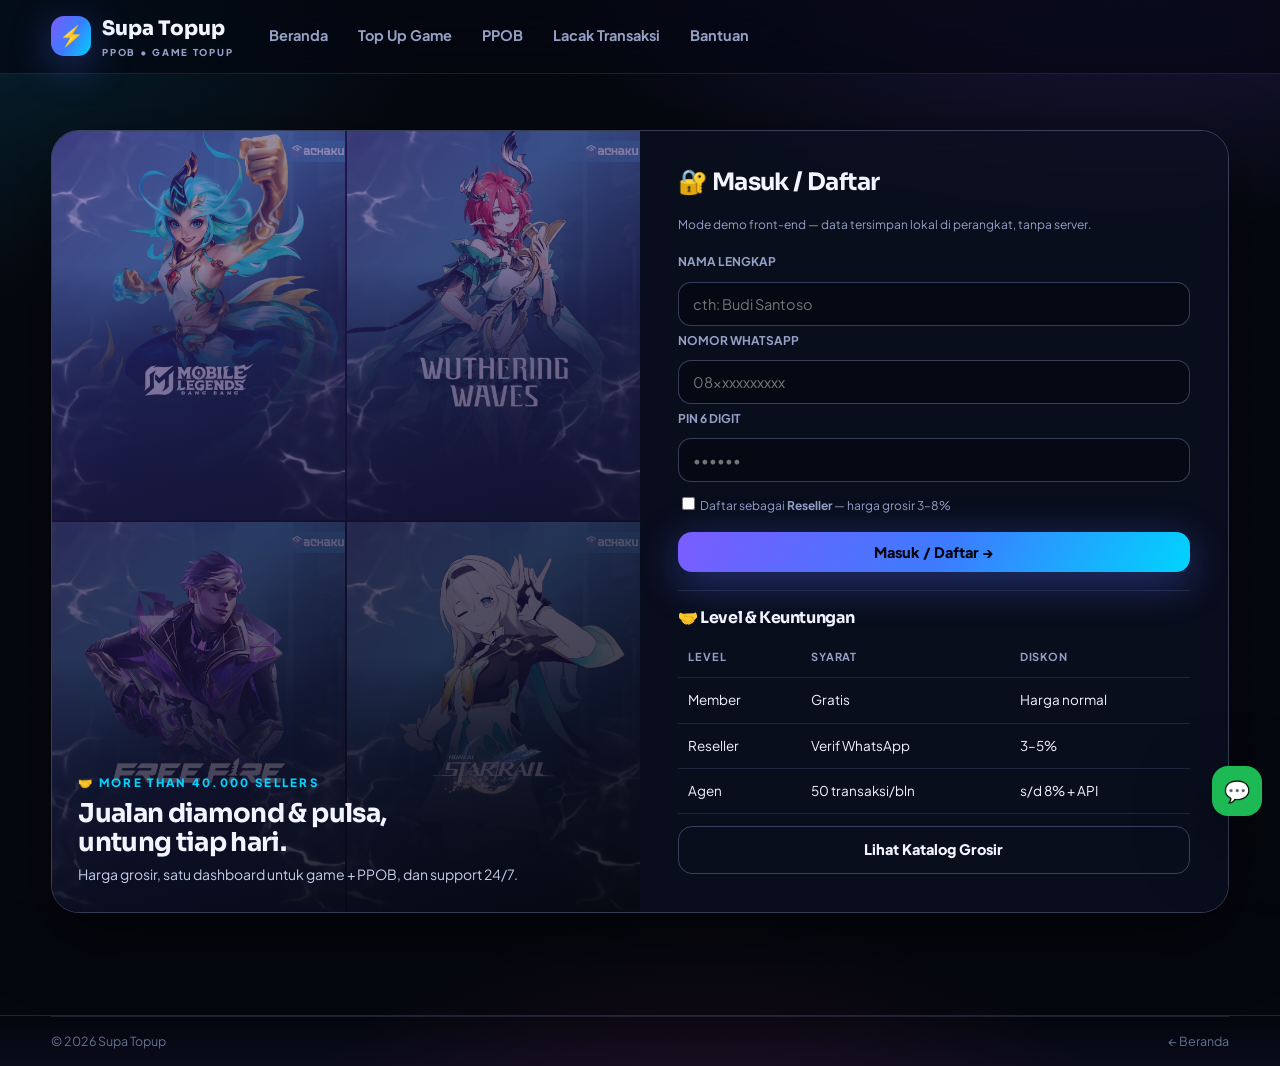
<file: auth.html>
<!doctype html>
<html lang="id">
<head>
<meta charset="utf-8"><meta name="viewport" content="width=device-width,initial-scale=1">
<title>Masuk / Daftar Reseller | Supa Topup</title>
<meta name="description" content="Masuk atau daftar gratis Supa Topup. Upgrade ke Reseller: harga grosir 3–8%, dashboard, API, tanpa deposit.">
<meta name="theme-color" content="#05070f">
<link rel="canonical" href="https://supatopup.id/auth.html">
<meta property="og:image" content="img/wuwa.jpg">
<link rel="icon" href="data:image/svg+xml,<svg xmlns='http://www.w3.org/2000/svg' viewBox='0 0 100 100'><rect width='100' height='100' rx='22' fill='%237b5cff'/><text x='50' y='68' font-size='52' text-anchor='middle'>👤</text></svg>">
<link rel="preconnect" href="https://fonts.googleapis.com"><link rel="preconnect" href="https://fonts.gstatic.com" crossorigin>
<link href="https://fonts.googleapis.com/css2?family=Plus+Jakarta+Sans:wght@400;600;700;800&family=Sora:wght@600;700;800&display=swap" rel="stylesheet">
<link rel="stylesheet" href="css/style.css">
<script type="importmap">{"imports":{"three":"https://cdn.jsdelivr.net/npm/three@0.169.0/build/three.module.js"}}</script>
<script src="js/data.js"></script>
<script type="module" src="js/fx.js"></script>
<script src="js/main.js" defer></script>
</head>
<body>
<a class="skip" href="#main">Lewati ke konten</a>
<header class="header"><div class="container nav">
<a class="logo" href="index.html"><span class="logo-mark">⚡</span><span>Supa Topup<small>PPOB • GAME TOPUP</small></span></a>
<nav class="nav-links" id="navLinks" aria-label="Navigasi utama">
<a href="index.html">Beranda</a><a href="topup.html">Top Up Game</a><a href="produk.html">PPOB</a><a href="lacak.html">Lacak Transaksi</a><a href="bantuan.html">Bantuan</a>
</nav>
<div class="nav-cta"><button class="hamburger" id="menuBtn" aria-label="Buka menu">☰</button></div>
</div></header>

<main id="main" class="container"><section class="section">
<div class="auth">
  <div class="auth-art">
    <div class="grid4" aria-hidden="true">
      <img src="img/ml.jpg" alt="" width="270" height="338"><img src="img/wuwa.jpg" alt="" width="270" height="338">
      <img src="img/ff.jpg" alt="" width="270" height="338"><img src="img/hsrr.jpg" alt="" width="270" height="338">
    </div>
    <div class="cap"><p class="eyebrow" style="margin:0 0 6px">🤝 MORE THAN 40.000 SELLERS</p>
    <h2 style="margin:0 0 6px;font-size:26px">Jualan diamond & pulsa,<br>untung tiap hari.</h2>
    <p style="margin:0;color:#c3cde8;font-size:14px">Harga grosir, satu dashboard untuk game + PPOB, dan support 24/7.</p></div>
  </div>

  <div class="auth-form">
    <h2 style="margin-top:0">🔐 Masuk / Daftar</h2>
    <p class="hint">Mode demo front-end — data tersimpan lokal di perangkat, tanpa server.</p>
    <form onsubmit="return authSubmit(event)" novalidate>
      <label class="hint"><b>NAMA LENGKAP</b></label><input class="field" id="aName" placeholder="cth: Budi Santoso" required autocomplete="name">
      <label class="hint"><b>NOMOR WHATSAPP</b></label><input class="field" id="aPhone" placeholder="08xxxxxxxxxx" required inputmode="numeric" pattern="0[0-9]{9,14}" autocomplete="tel">
      <label class="hint"><b>PIN 6 DIGIT</b></label><input class="field" id="aPin" type="password" inputmode="numeric" placeholder="••••••" required pattern="[0-9]{6}" autocomplete="new-password">
      <label class="hint" style="margin-top:12px;display:block"><input type="checkbox" id="aReseller"> Daftar sebagai <b>Reseller</b> — harga grosir 3–8%</label>
      <button class="btn btn-primary btn-block" type="submit" style="margin-top:16px">Masuk / Daftar →</button>
    </form>
    <p class="hint" id="authInfo" role="status"></p>
    <hr style="border:0;border-top:1px solid var(--line);margin:18px 0">
    <h3 id="reseller" style="margin:0 0 10px;font-size:16px">🤝 Level &amp; Keuntungan</h3>
    <table class="table"><thead><tr><th>Level</th><th>Syarat</th><th>Diskon</th></tr></thead>
    <tbody><tr><td>Member</td><td>Gratis</td><td>Harga normal</td></tr>
    <tr><td>Reseller</td><td>Verif WhatsApp</td><td>3–5%</td></tr>
    <tr><td>Agen</td><td>50 transaksi/bln</td><td>s/d 8% + API</td></tr></tbody></table>
    <a class="btn btn-ghost btn-block" href="produk.html" style="margin-top:12px">Lihat Katalog Grosir</a>
  </div>
</div>
</section></main>

<footer><div class="copy container"><span>© <span id="year"></span> Supa Topup</span><span><a href="index.html">← Beranda</a></span></div></footer>
<div id="toast" aria-live="polite"></div>
</body>
</html>
</file>
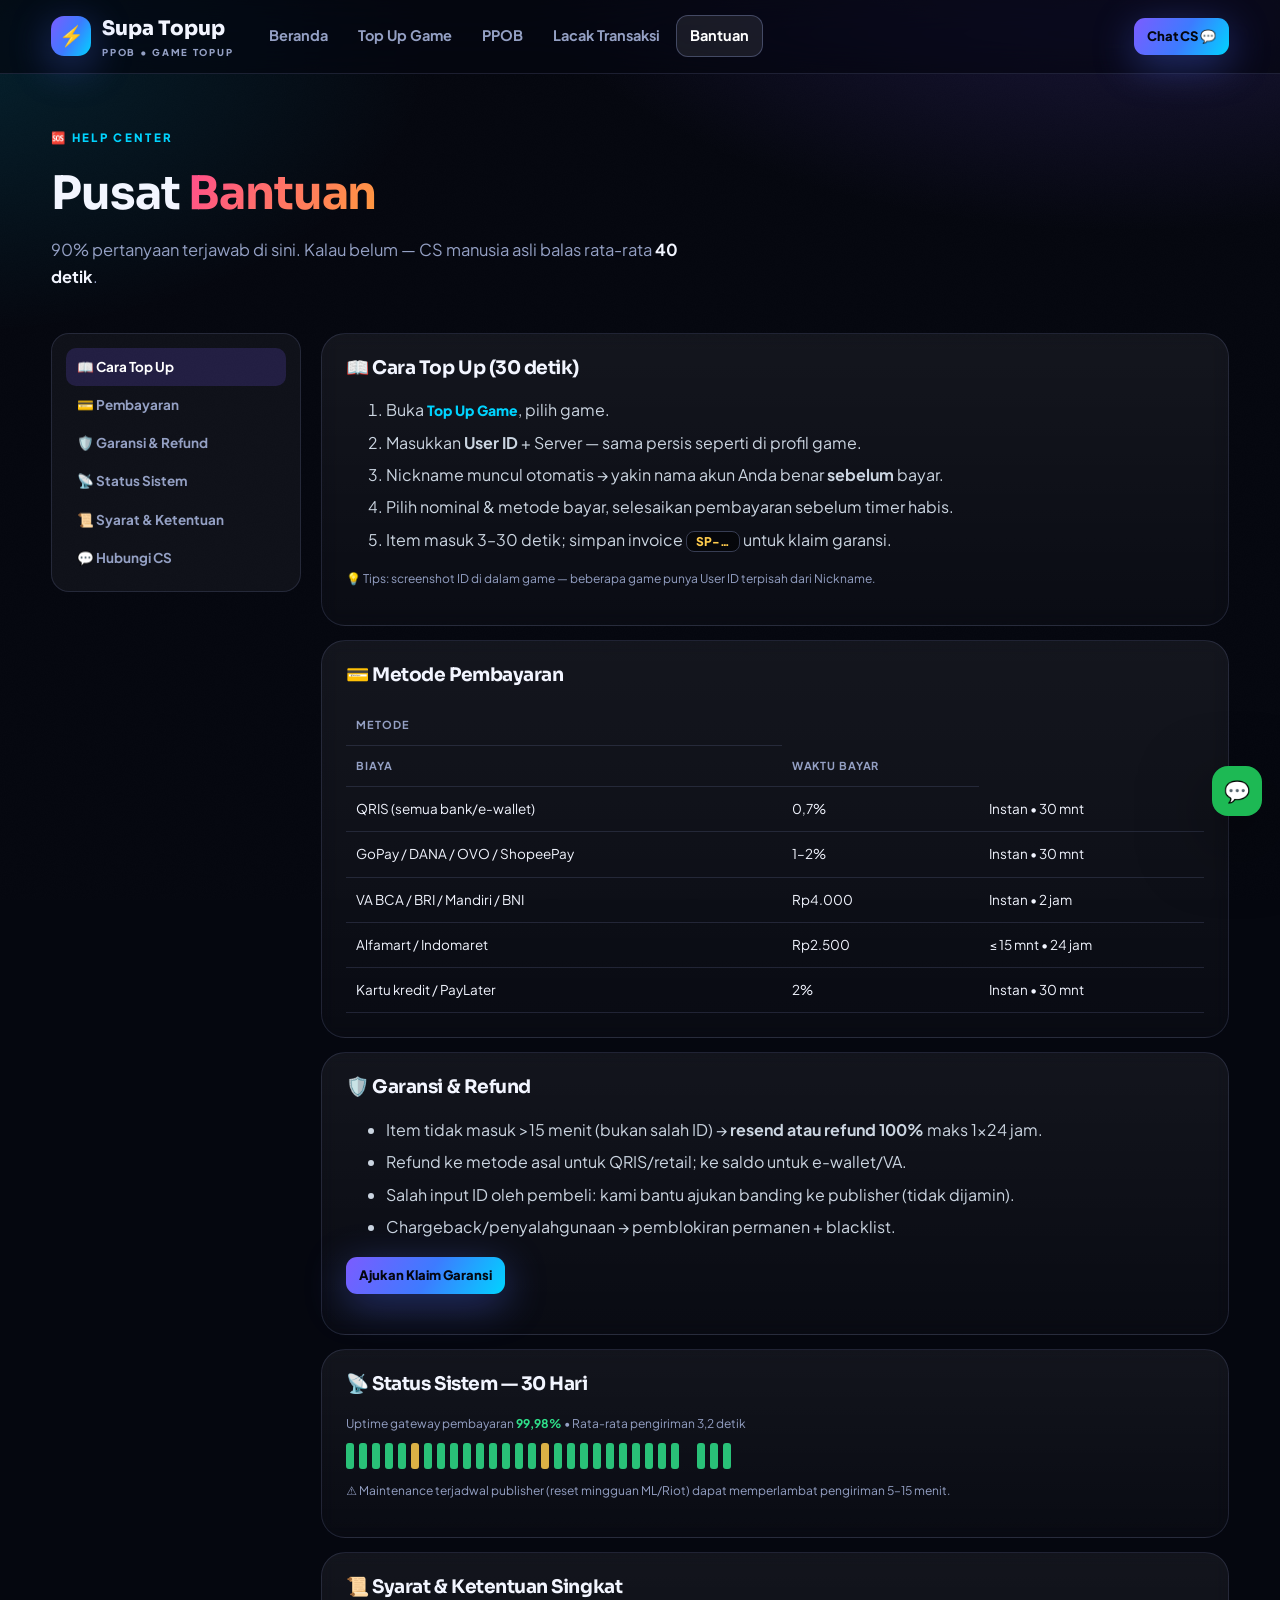
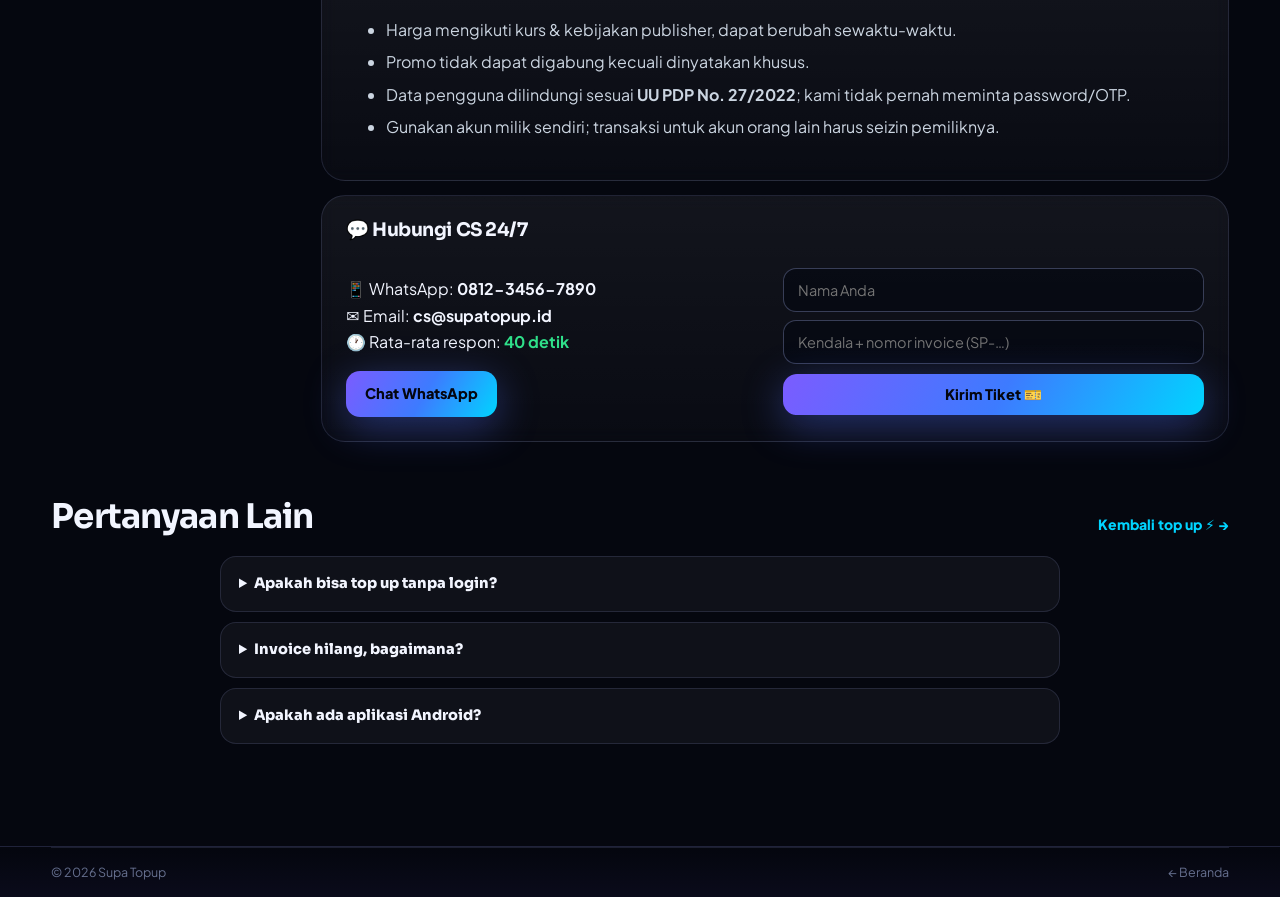
<file: bantuan.html>
<!doctype html>
<html lang="id">
<head>
<meta charset="utf-8"><meta name="viewport" content="width=device-width,initial-scale=1">
<title>Pusat Bantuan, FAQ &amp; Refund | Supa Topup</title>
<meta name="description" content="Pusat bantuan Supa Topup: cara top up, cek nickname, metode bayar, kebijakan refund/garansi, kontak CS 24/7, dan status sistem.">
<meta name="theme-color" content="#05070f">
<link rel="canonical" href="https://supatopup.id/bantuan.html">
<link rel="icon" href="data:image/svg+xml,<svg xmlns='http://www.w3.org/2000/svg' viewBox='0 0 100 100'><rect width='100' height='100' rx='22' fill='%237b5cff'/><text x='50' y='68' font-size='52' text-anchor='middle'>🆘</text></svg>">
<link rel="preconnect" href="https://fonts.googleapis.com"><link rel="preconnect" href="https://fonts.gstatic.com" crossorigin>
<link href="https://fonts.googleapis.com/css2?family=Plus+Jakarta+Sans:wght@400;600;700;800&family=Sora:wght@600;700;800&display=swap" rel="stylesheet">
<link rel="stylesheet" href="css/style.css">
<script type="importmap">{"imports":{"three":"https://cdn.jsdelivr.net/npm/three@0.169.0/build/three.module.js"}}</script>
<script src="js/data.js"></script>
<script src="js/main.js" defer></script>
</head>
<body>
<a class="skip" href="#main">Lewati ke konten</a>
<header class="header"><div class="container nav">
<a class="logo" href="index.html"><span class="logo-mark">⚡</span><span>Supa Topup<small>PPOB • GAME TOPUP</small></span></a>
<nav class="nav-links" id="navLinks" aria-label="Navigasi utama">
<a href="index.html">Beranda</a><a href="topup.html">Top Up Game</a><a href="produk.html">PPOB</a><a href="lacak.html">Lacak Transaksi</a><a href="bantuan.html" class="active">Bantuan</a>
</nav>
<div class="nav-cta"><a class="btn btn-primary btn-sm" href="#kontak">Chat CS 💬</a><button class="hamburger" id="menuBtn" aria-label="Buka menu">☰</button></div>
</div></header>

<main id="main">
<section class="pagehead container">
  <p class="eyebrow">🆘 HELP CENTER</p>
  <h1 style="font-size:clamp(30px,4.6vw,46px);margin:8px 0 6px">Pusat <span class="grad">Bantuan</span></h1>
  <p class="lead">90% pertanyaan terjawab di sini. Kalau belum — CS manusia asli balas rata-rata <b>40 detik</b>.</p>
</section>

<section class="section container" style="padding-top:16px">
<div class="layout-side">
  <aside class="toc" aria-label="Daftar isi bantuan">
    <a href="#cara" class="on">📖 Cara Top Up</a>
    <a href="#bayar">💳 Pembayaran</a>
    <a href="#refund">🛡️ Garansi & Refund</a>
    <a href="#sistem">📡 Status Sistem</a>
    <a href="#sks">📜 Syarat & Ketentuan</a>
    <a href="#kontak">💬 Hubungi CS</a>
  </aside>
  <div>
    <div class="panel" id="cara"><h3 style="margin-top:0">📖 Cara Top Up (30 detik)</h3>
      <ol class="prose"><li>Buka <a class="link" href="topup.html">Top Up Game</a>, pilih game.</li>
      <li>Masukkan <b>User ID</b> + Server — sama persis seperti di profil game.</li>
      <li>Nickname muncul otomatis → yakin nama akun Anda benar <b>sebelum</b> bayar.</li>
      <li>Pilih nominal & metode bayar, selesaikan pembayaran sebelum timer habis.</li>
      <li>Item masuk 3–30 detik; simpan invoice <span class="kbd">SP-…</span> untuk klaim garansi.</li></ol>
      <p class="hint">💡 Tips: screenshot ID di dalam game — beberapa game punya User ID terpisah dari Nickname.</p></div>

    <div class="panel" id="bayar" style="margin-top:14px"><h3 style="margin-top:0">💳 Metode Pembayaran</h3>
      <table class="table"><thead><tr><th>Metode</tr><th>Biaya</th><th>Waktu bayar</th></tr></thead><tbody>
      <tr><td>QRIS (semua bank/e-wallet)</td><td>0,7%</td><td>Instan • 30 mnt</td></tr>
      <tr><td>GoPay / DANA / OVO / ShopeePay</td><td>1–2%</td><td>Instan • 30 mnt</td></tr>
      <tr><td>VA BCA / BRI / Mandiri / BNI</td><td>Rp4.000</td><td>Instan • 2 jam</td></tr>
      <tr><td>Alfamart / Indomaret</td><td>Rp2.500</td><td>≤ 15 mnt • 24 jam</td></tr>
      <tr><td>Kartu kredit / PayLater</td><td>2%</td><td>Instan • 30 mnt</td></tr></tbody></table></div>

    <div class="panel" id="refund" style="margin-top:14px"><h3 style="margin-top:0">🛡️ Garansi & Refund</h3>
      <ul class="prose"><li>Item tidak masuk &gt;15 menit (bukan salah ID) → <b>resend atau refund 100%</b> maks 1×24 jam.</li>
      <li>Refund ke metode asal untuk QRIS/retail; ke saldo untuk e-wallet/VA.</li>
      <li>Salah input ID oleh pembeli: kami bantu ajukan banding ke publisher (tidak dijamin).</li>
      <li>Chargeback/penyalahgunaan → pemblokiran permanen + blacklist.</li></ul>
      <p><a class="btn btn-primary btn-sm" href="#kontak">Ajukan Klaim Garansi</a></p></div>

    <div class="panel" id="sistem" style="margin-top:14px"><h3 style="margin-top:0">📡 Status Sistem — 30 Hari</h3>
      <p class="hint" style="margin:0">Uptime gateway pembayaran <b style="color:var(--green)">99,98%</b> • Rata-rata pengiriman 3,2 detik</p>
      <div class="uptime" aria-label="Grafik uptime 30 hari"><i></i><i></i><i></i><i></i><i></i><i class="warn"></i><i></i><i></i><i></i><i></i><i></i><i></i><i></i><i></i><i></i><i class="warn"></i><i></i><i></i><i></i><i></i><i></i><i></i><i></i><i></i><i></i><i></i><i class="bad"></i><i></i><i></i><i></i></div>
      <p class="hint">⚠️ Maintenance terjadwal publisher (reset mingguan ML/Riot) dapat memperlambat pengiriman 5–15 menit.</p></div>

    <div class="panel" id="sks" style="margin-top:14px"><h3 style="margin-top:0">📜 Syarat & Ketentuan Singkat</h3>
      <ul class="prose"><li>Harga mengikuti kurs & kebijakan publisher, dapat berubah sewaktu-waktu.</li>
      <li>Promo tidak dapat digabung kecuali dinyatakan khusus.</li>
      <li>Data pengguna dilindungi sesuai <b>UU PDP No. 27/2022</b>; kami tidak pernah meminta password/OTP.</li>
      <li>Gunakan akun milik sendiri; transaksi untuk akun orang lain harus seizin pemiliknya.</li></ul></div>

    <div class="panel" id="kontak" style="margin-top:14px"><h3 style="margin-top:0">💬 Hubungi CS 24/7</h3>
      <div class="split"><div>
        <p>📱 WhatsApp: <b>0812-3456-7890</b><br>✉️ Email: <b>cs@supatopup.id</b><br>🕐 Rata-rata respon: <b style="color:var(--green)">40 detik</b></p>
        <a class="btn btn-primary" href="https://wa.me/6281234567890?text=Halo%20CS%20Supa%20Topup" target="_blank" rel="noopener">Chat WhatsApp</a></div>
      <form onsubmit="return csSubmit(event)"><input class="field" id="csName" placeholder="Nama Anda" required autocomplete="name"><input class="field" id="csMsg" placeholder="Kendala + nomor invoice (SP-…)" required><button class="btn btn-primary btn-block" type="submit" style="margin-top:10px">Kirim Tiket 🎫</button></form></div></div>
  </div>
</div>
</section>

<section class="section container" style="padding-top:0">
  <div class="sec-head"><div><h2>Pertanyaan Lain</h2></div><a class="link" href="topup.html">Kembali top up ⚡ →</a></div>
  <div class="faq">
    <details><summary>Apakah bisa top up tanpa login?</summary><p>Benar — hanya butuh User ID. Kami tidak pernah punya akses ke akun Anda.</p></details>
    <details><summary>Invoice hilang, bagaimana?</summary><p>Cek email/WhatsApp yang dipakai saat order, atau buka <a class="link" href="lacak.html">Lacak Transaksi</a> — riwayat perangkat ini otomatis tersimpan.</p></details>
    <details><summary>Apakah ada aplikasi Android?</summary><p>Website ini PWA — bisa dipasang dari menu browser “Install app / Tambahkan ke layar utama”.</p></details>
  </div>
</section>
</main>

<footer><div class="copy container"><span>© <span id="year"></span> Supa Topup</span><span><a href="index.html">← Beranda</a></span></div></footer>
<div id="toast" aria-live="polite"></div>
</body>
</html>
</file>
<file: css/style.css>
/* =========================================================
   Supa Topup — Premium Design System v2
   Dark neon-glass · Sora/Plus Jakarta · Three.js-ready
   ========================================================= */
:root{
  --bg:#05070f; --bg-soft:#0a0f1f; --panel:rgba(255,255,255,.045); --panel-2:rgba(255,255,255,.08);
  --glass:rgba(12,17,35,.72);
  --line:rgba(151,164,220,.16); --line-2:rgba(151,164,220,.34);
  --txt:#f2f5ff; --muted:#94a0c4; --dim:#66708f;
  --brand:#7b5cff; --brand-2:#00d4ff; --hot:#ff4d8d; --gold:#ffcc4d; --green:#2fe08a;
  --grad:linear-gradient(120deg,#7b5cff 0%,#3d7bff 52%,#00d4ff 100%);
  --grad-hot:linear-gradient(120deg,#ff4d8d,#ff9a3d);
  --r-lg:22px; --r-md:16px; --r-sm:12px;
  --shadow:0 24px 70px rgba(0,0,0,.55); --glow:0 10px 40px rgba(79,110,255,.4);
  --font:'Plus Jakarta Sans',system-ui,-apple-system,'Segoe UI',Roboto,sans-serif;
  --fdisp:'Sora','Plus Jakarta Sans',sans-serif;
}
*{box-sizing:border-box}
html{scroll-behavior:smooth}
body{margin:0;font-family:var(--font);color:var(--txt);line-height:1.65;overflow-x:hidden;-webkit-font-smoothing:antialiased;
  background:
   radial-gradient(1100px 620px at 88% -140px,rgba(123,92,255,.26),transparent 60%),
   radial-gradient(900px 520px at -5% 2%,rgba(0,212,255,.13),transparent 55%),
   radial-gradient(760px 520px at 55% 115%,rgba(255,77,141,.10),transparent 60%),
   var(--bg)}
body::before{content:"";position:fixed;inset:0;pointer-events:none;opacity:.45;z-index:0;
  background-image:url("data:image/svg+xml,%3Csvg xmlns='http://www.w3.org/2000/svg' width='140' height='140'%3E%3Cfilter id='n'%3E%3CfeTurbulence type='fractalNoise' baseFrequency='.9' numOctaves='2'/%3E%3CfeColorMatrix values='0 0 0 0 1 0 0 0 0 1 0 0 0 0 1 0 0 0 .03 0'/%3E%3C/filter%3E%3Crect width='140' height='140' filter='url(%23n)'/%3E%3C/svg%3E")}
main,.header,footer{position:relative;z-index:1}
a{color:inherit;text-decoration:none} img{max-width:100%;display:block}
h1,h2,h3{font-family:var(--fdisp);letter-spacing:-.025em;line-height:1.12}
.container{width:min(1220px,92%);margin:0 auto}
:focus-visible{outline:2px solid var(--brand-2);outline-offset:3px;border-radius:6px}
.skip{position:absolute;left:-9999px}.skip:focus{left:12px;top:12px;background:#fff;color:#000;padding:10px 14px;border-radius:10px;z-index:99}

/* ---------- Header ---------- */
.header{position:sticky;top:0;z-index:60;background:rgba(5,7,15,.7);backdrop-filter:blur(18px) saturate(1.5);border-bottom:1px solid var(--line)}
.nav{display:flex;align-items:center;gap:14px;padding:12px 0}
.logo{display:flex;align-items:center;gap:11px;font-family:var(--fdisp);font-weight:800;font-size:20px}
.logo-mark{width:40px;height:40px;border-radius:13px;background:var(--grad);display:grid;place-items:center;font-size:20px;box-shadow:var(--glow);position:relative;overflow:hidden;flex:none}
.logo-mark::after{content:"";position:absolute;inset:0;background:linear-gradient(115deg,transparent 40%,rgba(255,255,255,.55) 50%,transparent 60%);transform:translateX(-120%);animation:shine 3.4s infinite}
@keyframes shine{55%,100%{transform:translateX(120%)}}
.logo small{display:block;font-family:var(--font);font-size:9.5px;color:var(--muted);font-weight:800;letter-spacing:.18em}
.nav-links{display:flex;gap:2px;margin-left:8px}
.nav-links a{padding:9px 14px;border-radius:12px;color:var(--muted);font-weight:700;font-size:14.5px;transition:.18s}
.nav-links a:hover,.nav-links a.active{color:#fff;background:var(--panel-2)}
.nav-links a.active{box-shadow:inset 0 0 0 1px var(--line-2)}
.nav-cta{margin-left:auto;display:flex;gap:10px;align-items:center}
.btn{display:inline-flex;align-items:center;justify-content:center;gap:8px;border:1px solid var(--line-2);background:var(--panel);color:var(--txt);padding:11px 19px;border-radius:14px;font-weight:800;font-size:14.5px;font-family:var(--font);cursor:pointer;transition:.22s;position:relative;overflow:hidden}
.btn:hover{transform:translateY(-2px);border-color:rgba(123,92,255,.7);box-shadow:0 12px 30px rgba(0,0,0,.45)}
.btn:active{transform:translateY(0)}
.btn-primary{background:var(--grad);border:0;color:#04060f;box-shadow:var(--glow)}
.btn-primary:hover{box-shadow:0 16px 46px rgba(79,110,255,.55)}
.btn-hot{background:var(--grad-hot);border:0;color:#1b050d}
.btn-ghost{background:transparent}
.btn-sm{padding:8px 13px;font-size:13px;border-radius:11px}
.btn-block{width:100%}
.hamburger{display:none;background:var(--panel);border:1px solid var(--line);border-radius:12px;color:#fff;font-size:19px;padding:8px 12px;cursor:pointer}

/* ---------- Hero ---------- */
.hero{padding:46px 0 26px;position:relative}
.hero-fx{position:absolute;inset:0;z-index:-1;pointer-events:none}
.hero-fx canvas{width:100%;height:100%;display:block}
.hero-grid{display:grid;grid-template-columns:1.04fr .96fr;gap:34px;align-items:center;min-height:560px}
.eyebrow{display:inline-flex;align-items:center;gap:8px;font-size:11.5px;font-weight:800;letter-spacing:.2em;color:var(--brand-2);text-transform:uppercase}
.badge{display:inline-flex;align-items:center;gap:9px;background:rgba(47,224,138,.07);border:1px solid rgba(47,224,138,.35);padding:8px 14px;border-radius:999px;font-size:12.5px;font-weight:800;color:#a7f3d0}
.badge .dot{width:8px;height:8px;border-radius:50%;background:var(--green);animation:pulse 1.8s infinite}
@keyframes pulse{0%,100%{box-shadow:0 0 0 0 rgba(47,224,138,.45)}55%{box-shadow:0 0 0 9px transparent}}
h1{font-size:clamp(36px,5.2vw,60px);margin:16px 0 14px}
.grad{background:var(--grad-hot);-webkit-background-clip:text;background-clip:text;color:transparent}
.grad-c{background:var(--grad);-webkit-background-clip:text;background-clip:text;color:transparent}
.lead{color:var(--muted);font-size:16.5px;max-width:56ch}.lead b{color:var(--txt)}
.hero-stats{display:flex;gap:12px;margin:22px 0;flex-wrap:wrap}
.stat{background:var(--glass);backdrop-filter:blur(10px);border:1px solid var(--line);border-radius:16px;padding:11px 17px}
.stat b{font-family:var(--fdisp);font-size:20px;display:block}.stat span{font-size:11.5px;color:var(--muted);font-weight:700}
.searchbar{display:flex;background:var(--glass);backdrop-filter:blur(12px);border:1px solid var(--line-2);border-radius:18px;padding:6px;margin-top:16px;max-width:520px}
.searchbar input{flex:1;background:transparent;border:0;color:#fff;padding:13px 15px;font-size:15px;outline:none;font-family:var(--font)}
.trust{display:flex;gap:8px;margin-top:16px;flex-wrap:wrap;font-size:12.5px;color:var(--muted)}
.trust i{font-style:normal;background:var(--glass);border:1px solid var(--line);padding:6px 11px;border-radius:999px;backdrop-filter:blur(8px)}
/* static fallback collage */
.hero-collage{display:none;position:relative;height:100%;min-height:460px}
html.fx-static .hero-collage{display:grid;grid-template-columns:repeat(3,1fr);gap:14px;align-content:center}
.hero-collage img{border-radius:18px;border:1px solid var(--line-2);box-shadow:var(--shadow);aspect-ratio:4/5;object-fit:cover;transform:rotate(var(--rot,0))}
.hero-collage img:nth-child(1){--rot:-6deg}.hero-collage img:nth-child(2){--rot:2deg;translate:0 26px}.hero-collage img:nth-child(3){--rot:7deg}
.hero-collage img:nth-child(4){--rot:5deg}.hero-collage img:nth-child(5){--rot:-3deg;translate:0 22px}.hero-collage img:nth-child(6){--rot:-7deg}

/* ---------- Topup widget (glass) ---------- */
.topup-card{background:var(--glass);backdrop-filter:blur(18px) saturate(1.3);border:1px solid var(--line-2);border-radius:26px;box-shadow:var(--shadow);overflow:hidden;position:relative}
.topup-card::before{content:"";position:absolute;inset:0 0 auto;height:3px;background:var(--grad)}
.topup-covers{display:flex;gap:8px;padding:14px 20px 0}
.topup-covers img{width:50px;height:50px;object-fit:cover;border-radius:13px;border:1px solid var(--line-2);transition:.2s}
.topup-covers img:hover{transform:translateY(-3px) scale(1.05)}
.topup-head{padding:14px 20px 0;display:flex;justify-content:space-between;align-items:center}
.topup-head b{font-family:var(--fdisp);font-size:16.5px}
.topup-head span{font-size:11.5px;font-weight:800;background:rgba(47,224,138,.12);border:1px solid rgba(47,224,138,.4);color:#86efac;padding:5px 11px;border-radius:999px}
.steps{padding:16px 20px 20px;display:grid;gap:14px}
.step label{font-size:11.5px;font-weight:800;letter-spacing:.1em;color:var(--muted);display:flex;gap:9px;align-items:center;text-transform:uppercase}
.step label em{width:23px;height:23px;border-radius:9px;background:var(--grad);display:inline-grid;place-items:center;color:#04060f;font-style:normal;font-size:12px;font-weight:800}
.chips{display:flex;gap:8px;flex-wrap:wrap;margin-top:9px}
.chip{border:1px solid var(--line);background:var(--panel);color:var(--txt);padding:7px 12px;border-radius:12px;font-size:13px;font-weight:700;cursor:pointer;transition:.18s;display:flex;align-items:center;gap:7px;font-family:var(--font)}
.chip img{width:24px;height:24px;border-radius:7px;object-fit:cover}
.chip:hover{border-color:var(--line-2)}
.chip[aria-pressed="true"],.chip.active{background:var(--grad);border-color:transparent;color:#04060f;box-shadow:0 6px 18px rgba(123,92,255,.4)}
.nom-grid{display:grid;grid-template-columns:1fr 1fr;gap:10px;margin-top:9px}
.nom{border:1px solid var(--line);background:var(--panel);border-radius:14px;padding:11px 13px;cursor:pointer;text-align:left;color:#fff;transition:.18s;font-family:var(--font)}
.nom:hover{border-color:var(--line-2);transform:translateY(-1px)}
.nom b{display:block;font-size:14px}.nom span{font-size:12.5px;color:var(--gold);font-weight:800}.nom small{color:var(--muted);font-size:11px}
.nom[aria-pressed="true"]{border-color:var(--brand-2);background:rgba(0,212,255,.09);box-shadow:0 0 0 1px var(--brand-2) inset,0 8px 22px rgba(0,212,255,.16)}
.field{width:100%;background:rgba(5,8,18,.65);border:1px solid var(--line-2);color:#fff;border-radius:13px;padding:12px 14px;font-size:14.5px;margin-top:8px;outline:none;font-family:var(--font);transition:.2s}
.field:focus{border-color:var(--brand-2);box-shadow:0 0 0 3px rgba(0,212,255,.14)}
.row2{display:grid;grid-template-columns:1fr 1fr;gap:10px}
.pay-list{display:grid;gap:8px;margin-top:9px;max-height:180px;overflow:auto;padding-right:4px}
.pay{display:flex;justify-content:space-between;align-items:center;border:1px solid var(--line);border-radius:13px;padding:10px 13px;font-size:13.5px;cursor:pointer;background:var(--panel);color:#fff;font-family:var(--font);transition:.18s;font-weight:700}
.pay:hover{border-color:var(--line-2)}
.pay[aria-pressed="true"]{border-color:var(--gold);background:rgba(255,204,77,.08);box-shadow:0 0 0 1px var(--gold) inset}
.total{display:flex;justify-content:space-between;align-items:center;gap:10px;background:linear-gradient(120deg,rgba(123,92,255,.2),rgba(0,212,255,.12));border:1px solid var(--line-2);border-radius:16px;padding:12px 15px;margin-top:14px}
.total b{font-family:var(--fdisp);font-size:21px;color:var(--gold)}
.hint{font-size:12px;color:var(--muted)}
.ok-txt{color:var(--green);font-weight:800;font-size:12.5px;min-height:18px;display:block;margin-top:6px}

/* ---------- Marquee ---------- */
.marquee{overflow:hidden;border-block:1px solid var(--line);background:linear-gradient(90deg,rgba(123,92,255,.06),rgba(0,212,255,.05));mask-image:linear-gradient(90deg,transparent,#000 7%,#000 93%,transparent)}
.marquee-track{display:flex;gap:12px;padding:13px 0;width:max-content;animation:slide 32s linear infinite}
.marquee span{border:1px solid var(--line);background:var(--bg-soft);padding:7px 15px;border-radius:999px;font-size:12.5px;font-weight:800;white-space:nowrap;color:#cdd6f4;display:flex;align-items:center;gap:8px}
.marquee img{width:26px;height:26px;border-radius:8px;object-fit:cover;padding:0}
@keyframes slide{to{transform:translateX(-50%)}}

/* ---------- Page header (subpages) ---------- */
.pagehead{padding:44px 0 10px;position:relative}
.pagehead canvas,.headfx{position:absolute;inset:0;width:100%;height:100%;z-index:-1;pointer-events:none}
.rail{display:flex;gap:12px;overflow:auto;padding:6px 2px 14px;scroll-snap-type:x mandatory}
.rail::-webkit-scrollbar{height:6px}.rail::-webkit-scrollbar-thumb{background:var(--line-2);border-radius:99px}
.rail-item{flex:none;width:132px;scroll-snap-align:start;background:var(--panel);border:1px solid var(--line);border-radius:16px;overflow:hidden;transition:.2s}
.rail-item:hover{transform:translateY(-4px);border-color:rgba(0,212,255,.5)}
.rail-item img{width:100%;aspect-ratio:4/3;object-fit:cover}
.rail-item b{display:block;font-size:12.5px;padding:8px 10px;font-family:var(--fdisp)}

/* ---------- Sections & cards ---------- */
.section{padding:56px 0}
.sec-head{display:flex;justify-content:space-between;align-items:end;gap:16px;margin-bottom:20px}
.sec-head h2{margin:0;font-size:clamp(24px,3.3vw,34px)}
.sec-head p{color:var(--muted);margin:6px 0 0;max-width:64ch;font-size:15px}
.link{color:var(--brand-2);font-weight:800;font-size:14px;white-space:nowrap}
.filters{display:flex;gap:8px;flex-wrap:wrap;margin-bottom:18px}
.fbtn{border:1px solid var(--line);background:transparent;color:var(--muted);padding:8px 15px;border-radius:999px;font-weight:700;font-size:13px;cursor:pointer;font-family:var(--font);transition:.18s}
.fbtn.active,.fbtn:hover{color:#fff;background:rgba(123,92,255,.18);border-color:rgba(123,92,255,.55)}
.grid{display:grid;grid-template-columns:repeat(4,1fr);gap:16px}
.card{background:linear-gradient(180deg,rgba(255,255,255,.07),rgba(255,255,255,.02));border:1px solid var(--line);border-radius:var(--r-lg);overflow:hidden;transition:.25s;position:relative;backdrop-filter:blur(6px)}
.card:hover{transform:translateY(-5px);border-color:rgba(0,212,255,.45);box-shadow:var(--shadow)}
.card-cover{aspect-ratio:4/3;position:relative;background:linear-gradient(135deg,#232a5c,#0e3a5c);display:grid;place-items:center;font-size:52px;overflow:hidden}
.card-cover img{width:100%;height:100%;object-fit:cover;transition:.45s}
.card:hover .card-cover img{transform:scale(1.07)}
.card-cover::after{content:"";position:absolute;inset:0;background:linear-gradient(180deg,transparent 42%,rgba(5,7,15,.9))}
.card-cover .disc{position:absolute;top:10px;left:10px;z-index:2;background:var(--grad-hot);font-size:10.5px;font-weight:900;padding:4px 10px;border-radius:999px}
.card-cover .flash{position:absolute;top:10px;right:10px;z-index:2;background:rgba(5,7,15,.7);backdrop-filter:blur(6px);font-size:10.5px;font-weight:800;padding:4px 10px;border-radius:999px;border:1px solid var(--line-2);color:#8ff0c3}
.card-cover .rank{position:absolute;left:10px;bottom:8px;z-index:2;font-family:var(--fdisp);font-weight:800;font-size:13px;color:#fff;background:rgba(5,7,15,.65);border:1px solid var(--line-2);padding:3px 10px;border-radius:999px}
.card-body{padding:14px 16px 16px}
.card-body h3{margin:0 0 3px;font-size:15.5px}
.card-body p{margin:0;color:var(--muted);font-size:12.5px}
.card-meta{display:flex;justify-content:space-between;align-items:center;margin-top:12px;gap:8px}
.price{font-weight:800;color:var(--gold);font-size:14px;font-family:var(--fdisp)}.price small{display:block;color:var(--dim);font-size:10.5px;font-weight:700;font-family:var(--font)}

/* ---------- Tiles PPOB ---------- */
.tile{display:flex;gap:14px;align-items:center;background:linear-gradient(135deg,rgba(255,255,255,.08),rgba(255,255,255,.02));border:1px solid var(--line);border-radius:var(--r-lg);padding:18px;transition:.22s;position:relative;overflow:hidden}
.tile:hover{transform:translateY(-4px);border-color:rgba(123,92,255,.6);box-shadow:var(--shadow)}
.tile .ic{width:54px;height:54px;border-radius:16px;background:var(--grad);display:grid;place-items:center;font-size:26px;flex:none;box-shadow:var(--glow)}
.tile.hot .ic{background:var(--grad-hot)}
.tile h3{margin:0;font-size:15px}.tile p{margin:0;color:var(--muted);font-size:12.5px}
.tile .go{margin-left:auto;flex:none}

/* ---------- How / steps ---------- */
.how{display:grid;grid-template-columns:repeat(4,1fr);gap:14px}
.how>div{background:var(--panel);border:1px solid var(--line);border-radius:18px;padding:20px;position:relative;overflow:hidden;transition:.22s}
.how>div:hover{border-color:rgba(123,92,255,.55);transform:translateY(-3px)}
.how b{font-family:var(--fdisp);font-size:26px;background:var(--grad);-webkit-background-clip:text;background-clip:text;color:transparent}
.how h3{margin:8px 0 6px;font-size:15px}.how p{margin:0;color:var(--muted);font-size:13.5px}

/* ---------- Band / showcase ---------- */
.band{border-radius:26px;overflow:hidden;position:relative;border:1px solid var(--line-2)}
.band img.bg{width:100%;height:100%;object-fit:cover;position:absolute;inset:0}
.band .inner{position:relative;z-index:2;padding:38px;display:flex;justify-content:space-between;align-items:center;gap:18px;flex-wrap:wrap;background:linear-gradient(100deg,rgba(5,7,15,.92) 30%,rgba(5,7,15,.45) 60%,rgba(70,40,140,.35))}
.band h2{margin:0 0 6px;font-size:clamp(22px,3.2vw,32px)}
.band p{margin:0;color:#cbd5e1;max-width:54ch}

/* ---------- Split / promo / testi ---------- */
.split{display:grid;grid-template-columns:1fr 1fr;gap:16px}
.promo{background:linear-gradient(135deg,rgba(123,92,255,.26),rgba(0,212,255,.12)),var(--bg-soft);border:1px solid var(--line-2);border-radius:24px;padding:26px;position:relative;overflow:hidden}
.promo::after{content:"🎁";position:absolute;font-size:150px;right:-18px;bottom:-40px;opacity:.12}
.count{display:flex;gap:8px;margin:16px 0}
.count div{background:rgba(5,7,15,.6);border:1px solid var(--line-2);border-radius:13px;min-width:66px;text-align:center;padding:9px}
.count b{font-family:var(--fdisp);font-size:23px;display:block;color:var(--gold)}.count span{font-size:10.5px;color:var(--muted);text-transform:uppercase;letter-spacing:.1em;font-weight:800}
.testi{display:grid;gap:12px;align-content:start}
.quote{background:var(--panel);border:1px solid var(--line);border-radius:18px;padding:16px 18px}
.quote header{display:flex;gap:10px;align-items:center;margin-bottom:10px}
.quote header img{width:40px;height:40px;border-radius:50%;object-fit:cover;border:1px solid var(--line-2)}
.quote header b{font-size:13.5px;display:block}.quote header span{font-size:11.5px;color:var(--muted)}
.quote p{margin:0;font-size:14px}
.stars{color:var(--gold);letter-spacing:2px;font-size:13px}

/* ---------- Timeline / tracking ---------- */
.timeline{display:grid;gap:0;margin:18px 0;padding-left:6px}
.timeline li{list-style:none;position:relative;padding:0 0 22px 28px;border-left:2px solid var(--line)}
.timeline li:last-child{border-color:transparent}
.timeline li::before{content:"";position:absolute;left:-8px;top:4px;width:14px;height:14px;border-radius:50%;background:var(--bg-soft);border:2px solid var(--line-2)}
.timeline li.done::before{background:var(--green);border-color:var(--green)}
.timeline li.now::before{background:var(--brand-2);border-color:var(--brand-2);box-shadow:0 0 0 6px rgba(0,212,255,.18)}
.timeline b{font-size:14px;display:block}.timeline span{font-size:12.5px;color:var(--muted)}

/* ---------- FAQ / help ---------- */
.faq{max-width:840px;margin:0 auto;display:grid;gap:10px}
.faq details{background:var(--panel);border:1px solid var(--line);border-radius:16px;padding:15px 18px;transition:.2s}
.faq details[open]{border-color:rgba(123,92,255,.55);background:var(--panel-2)}
.faq summary{cursor:pointer;font-weight:800;font-family:var(--fdisp);font-size:14.5px}
.faq p{color:var(--muted);font-size:14px;margin:10px 0 0}
.layout-side{display:grid;grid-template-columns:250px 1fr;gap:20px;align-items:start}
.toc{position:sticky;top:86px;background:var(--panel);border:1px solid var(--line);border-radius:18px;padding:14px}
.toc a{display:block;padding:8px 11px;border-radius:10px;font-size:13.5px;font-weight:700;color:var(--muted)}
.toc a:hover,.toc a.on{color:#fff;background:rgba(123,92,255,.18)}
.uptime{display:flex;gap:5px;align-items:flex-end;margin-top:10px}
.uptime i{width:8px;height:26px;border-radius:3px;background:var(--green);opacity:.85;display:block}
.uptime i.warn{background:var(--gold)}.uptime i.bad{background:var(--red)}

/* ---------- CTA / footer ---------- */
.cta{background:linear-gradient(135deg,rgba(123,92,255,.3),rgba(0,212,255,.14)),var(--bg-soft);border:1px solid var(--line-2);border-radius:28px;padding:42px;text-align:center;position:relative;overflow:hidden}
.cta::before{content:"";position:absolute;width:420px;height:420px;border-radius:50%;background:radial-gradient(circle,rgba(255,77,141,.3),transparent 65%);top:-220px;right:-110px}
footer{border-top:1px solid var(--line);margin-top:46px;background:linear-gradient(180deg,transparent,rgba(123,92,255,.05))}
.foot{display:grid;grid-template-columns:1.4fr 1fr 1fr 1.2fr;gap:24px;padding:40px 0 22px}
.foot h4{margin:0 0 10px;font-size:12px;letter-spacing:.14em;text-transform:uppercase;color:var(--dim)}
.foot a{display:block;color:#b9c3e0;font-size:13.5px;padding:4px 0;transition:.15s}
.foot a:hover{color:#fff;transform:translateX(3px)}
.foot p{color:var(--muted);font-size:13px}
.news{display:flex;gap:8px;margin-top:10px}
.news input{flex:1;min-width:0}
.copy{border-top:1px solid var(--line);padding:14px 0;color:var(--dim);font-size:12.5px;display:flex;justify-content:space-between;gap:10px;flex-wrap:wrap}

/* ---------- Panel / table / modal / toast ---------- */
.panel{background:linear-gradient(180deg,rgba(255,255,255,.06),rgba(255,255,255,.02));border:1px solid var(--line);border-radius:24px;padding:24px;backdrop-filter:blur(8px)}
.table{width:100%;border-collapse:collapse;font-size:13.5px}
.table th,.table td{padding:11px 10px;border-bottom:1px solid var(--line);text-align:left;vertical-align:middle}
.table th{color:var(--muted);font-size:11px;letter-spacing:.08em;text-transform:uppercase}
.table img{width:36px;height:45px;border-radius:9px;object-fit:cover}
.status{padding:4px 11px;border-radius:999px;font-size:11.5px;font-weight:800;display:inline-block}
.ok{background:rgba(47,224,138,.14);color:#86efac;border:1px solid rgba(47,224,138,.4)}
.pending{background:rgba(255,204,77,.12);color:#fde68a;border:1px solid rgba(255,204,77,.4)}
.fail{background:rgba(255,95,122,.12);color:#fda4af;border:1px solid rgba(255,95,122,.4)}
.modal{position:fixed;inset:0;display:none;place-items:center;background:rgba(2,4,12,.8);backdrop-filter:blur(10px);z-index:90;padding:16px}
.modal.open{display:grid}
.sheet{width:min(560px,100%);background:linear-gradient(180deg,#121b3a,#0a0f1f);border:1px solid var(--line-2);border-radius:24px;padding:24px;box-shadow:var(--shadow);max-height:90vh;overflow:auto}
.invoice{background:#fff;color:#111;border-radius:16px;padding:18px;font-size:13.5px}
.invoice h3{margin:0 0 8px;color:#111}.invoice table{width:100%;border-collapse:collapse}.invoice td{padding:6px 0;border-bottom:1px dashed #ddd}
.paybar{display:flex;justify-content:space-between;align-items:center;background:#eef1ff;border:1px dashed #9aa5d8;border-radius:12px;padding:10px 12px;margin-top:10px;color:#223;font-weight:700}
#toast{position:fixed;bottom:18px;right:18px;display:grid;gap:8px;z-index:99}
.toast{background:#0e1630;border:1px solid var(--brand-2);border-radius:14px;padding:12px 16px;font-size:13.5px;box-shadow:var(--shadow);animation:tin .25s;max-width:340px;font-weight:600}
@keyframes tin{from{transform:translateY(10px);opacity:0}}
.prose{color:#cbd5e1}.prose h3{color:#fff}.prose li{margin:6px 0}
.kbd{background:rgba(0,0,0,.5);border:1px solid var(--line-2);border-radius:8px;padding:2px 9px;font-size:12px;font-weight:800;color:var(--gold)}

/* ---------- Floating widgets ---------- */
.floats{position:fixed;right:18px;bottom:84px;display:grid;gap:10px;z-index:70}
.fab{width:50px;height:50px;border-radius:16px;display:grid;place-items:center;font-size:21px;border:1px solid var(--line-2);background:var(--glass);backdrop-filter:blur(12px);box-shadow:var(--shadow);cursor:pointer;transition:.2s;color:#fff}
.fab:hover{transform:translateY(-3px)}
.fab.wa{background:#1db954;border:0}
.fab.top{opacity:0;pointer-events:none;transition:.3s}
.fab.top.show{opacity:1;pointer-events:auto}

/* ---------- Auth ---------- */
.auth{display:grid;grid-template-columns:1fr 1fr;border-radius:28px;overflow:hidden;border:1px solid var(--line-2);box-shadow:var(--shadow)}
.auth-art{position:relative;min-height:560px}
.auth-art img{position:absolute;inset:0;width:100%;height:100%;object-fit:cover}
.auth-art .grid4{position:absolute;inset:0;display:grid;grid-template-columns:1fr 1fr;grid-template-rows:1fr 1fr;gap:2px}
.auth-art .grid4 img{position:static}
.auth-art::after{content:"";position:absolute;inset:0;background:linear-gradient(160deg,rgba(70,40,150,.5),rgba(5,7,15,.88))}
.auth-art .cap{position:absolute;z-index:2;bottom:26px;left:26px;right:26px}
.auth-form{background:var(--glass);backdrop-filter:blur(14px);padding:38px}

/* ---------- Reveal ---------- */
.reveal{opacity:0;transform:translateY(20px);transition:.7s cubic-bezier(.2,.7,.2,1)}
.reveal.in{opacity:1;transform:none}

/* ---------- Responsive ---------- */
@media(max-width:1020px){
 .hero-grid{grid-template-columns:1fr}.split{grid-template-columns:1fr}
 .grid{grid-template-columns:repeat(3,1fr)}.how{grid-template-columns:1fr 1fr}
 .foot{grid-template-columns:1fr 1fr}.layout-side{grid-template-columns:1fr}
 .toc{position:static;display:flex;flex-wrap:wrap;gap:4px}
 .nav-links{display:none}.hamburger{display:block}
 .nav-links.open{display:flex;position:absolute;top:64px;left:4%;right:4%;background:#0a0f1f;border:1px solid var(--line-2);border-radius:16px;padding:10px;flex-direction:column;z-index:70;box-shadow:var(--shadow)}
 .auth{grid-template-columns:1fr}.auth-art{min-height:240px}
}
@media(max-width:640px){
 .grid{grid-template-columns:1fr 1fr}.how{grid-template-columns:1fr}
 .row2,.nom-grid{grid-template-columns:1fr}.sec-head{flex-direction:column;align-items:start}
 .foot{grid-template-columns:1fr}.band .inner{padding:24px}.container{width:93%}
 .hero-fx{opacity:.5}
}
@media(prefers-reduced-motion:reduce){*{animation:none!important;transition:none!important}}
@media print{.header,.marquee,.cta,footer,#toast,.floats,.hero-fx,.no-print{display:none!important}body{background:#fff;color:#000}}
</file>
